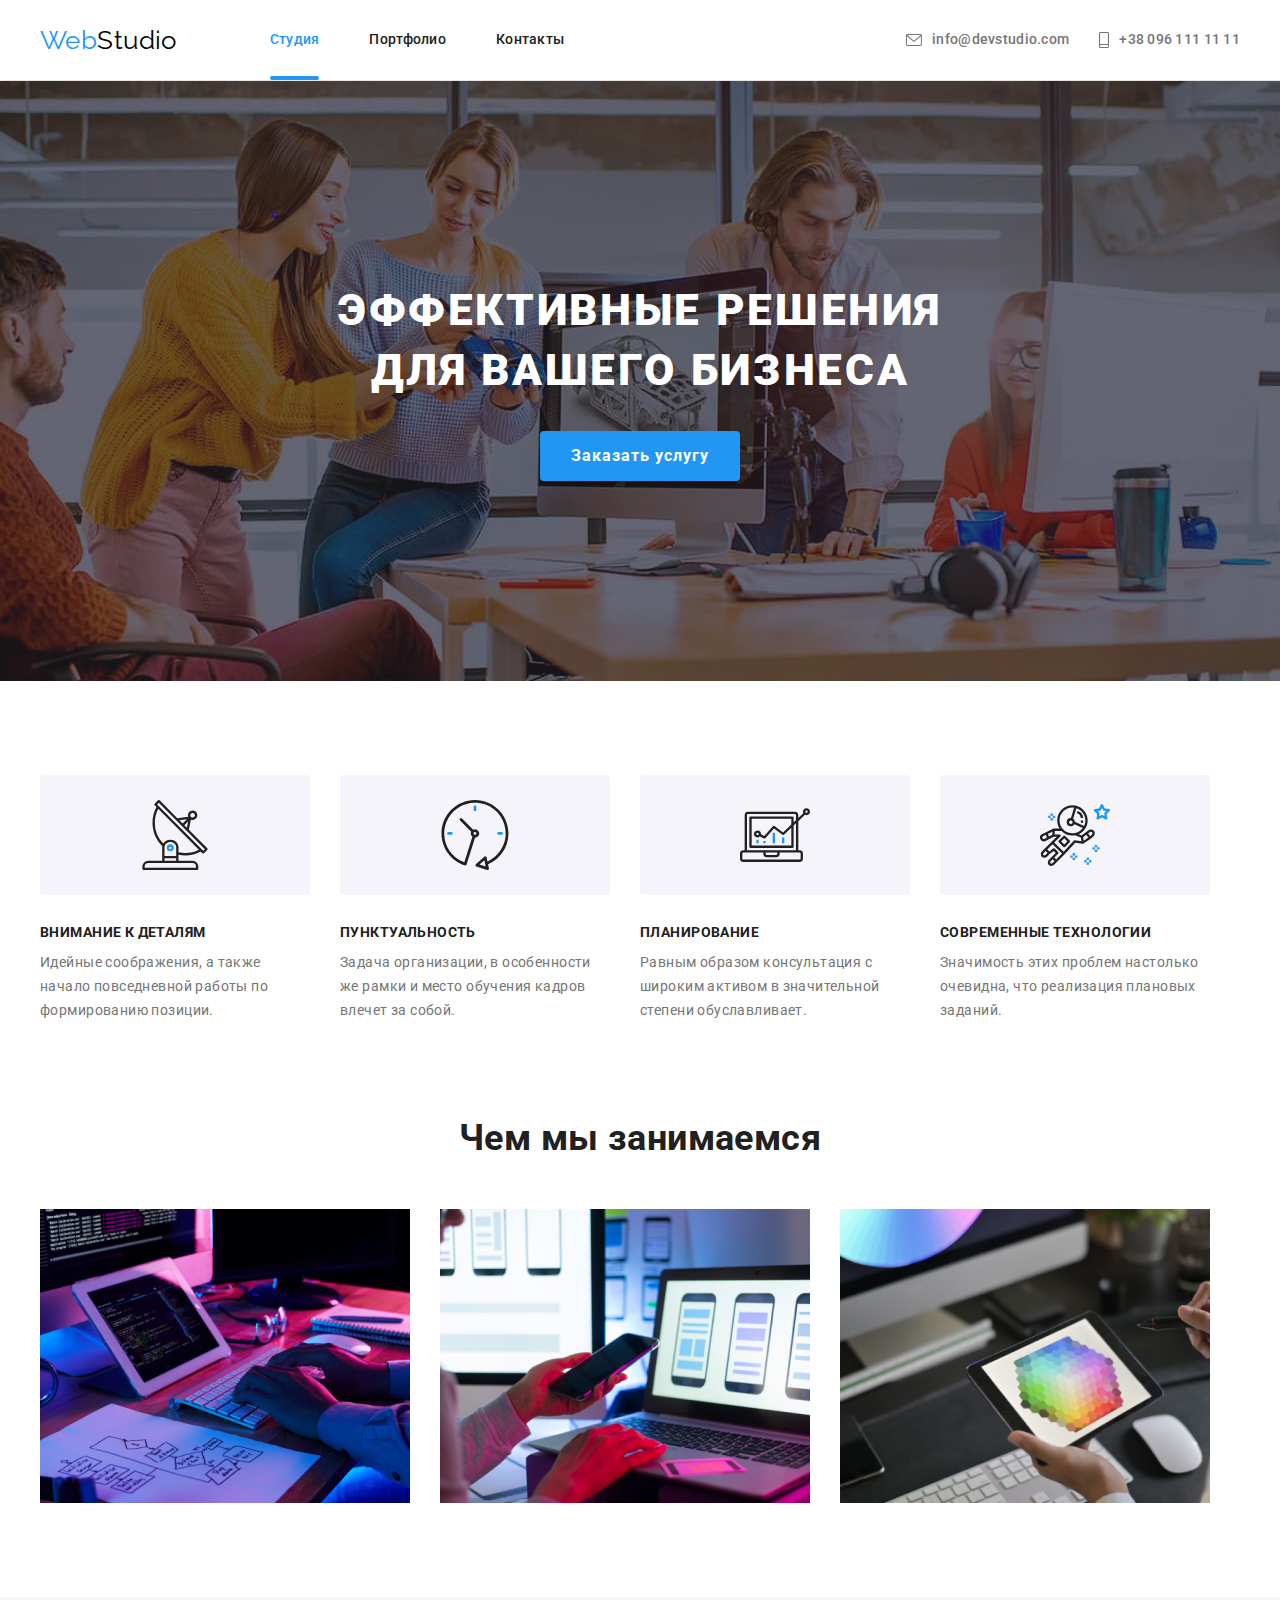
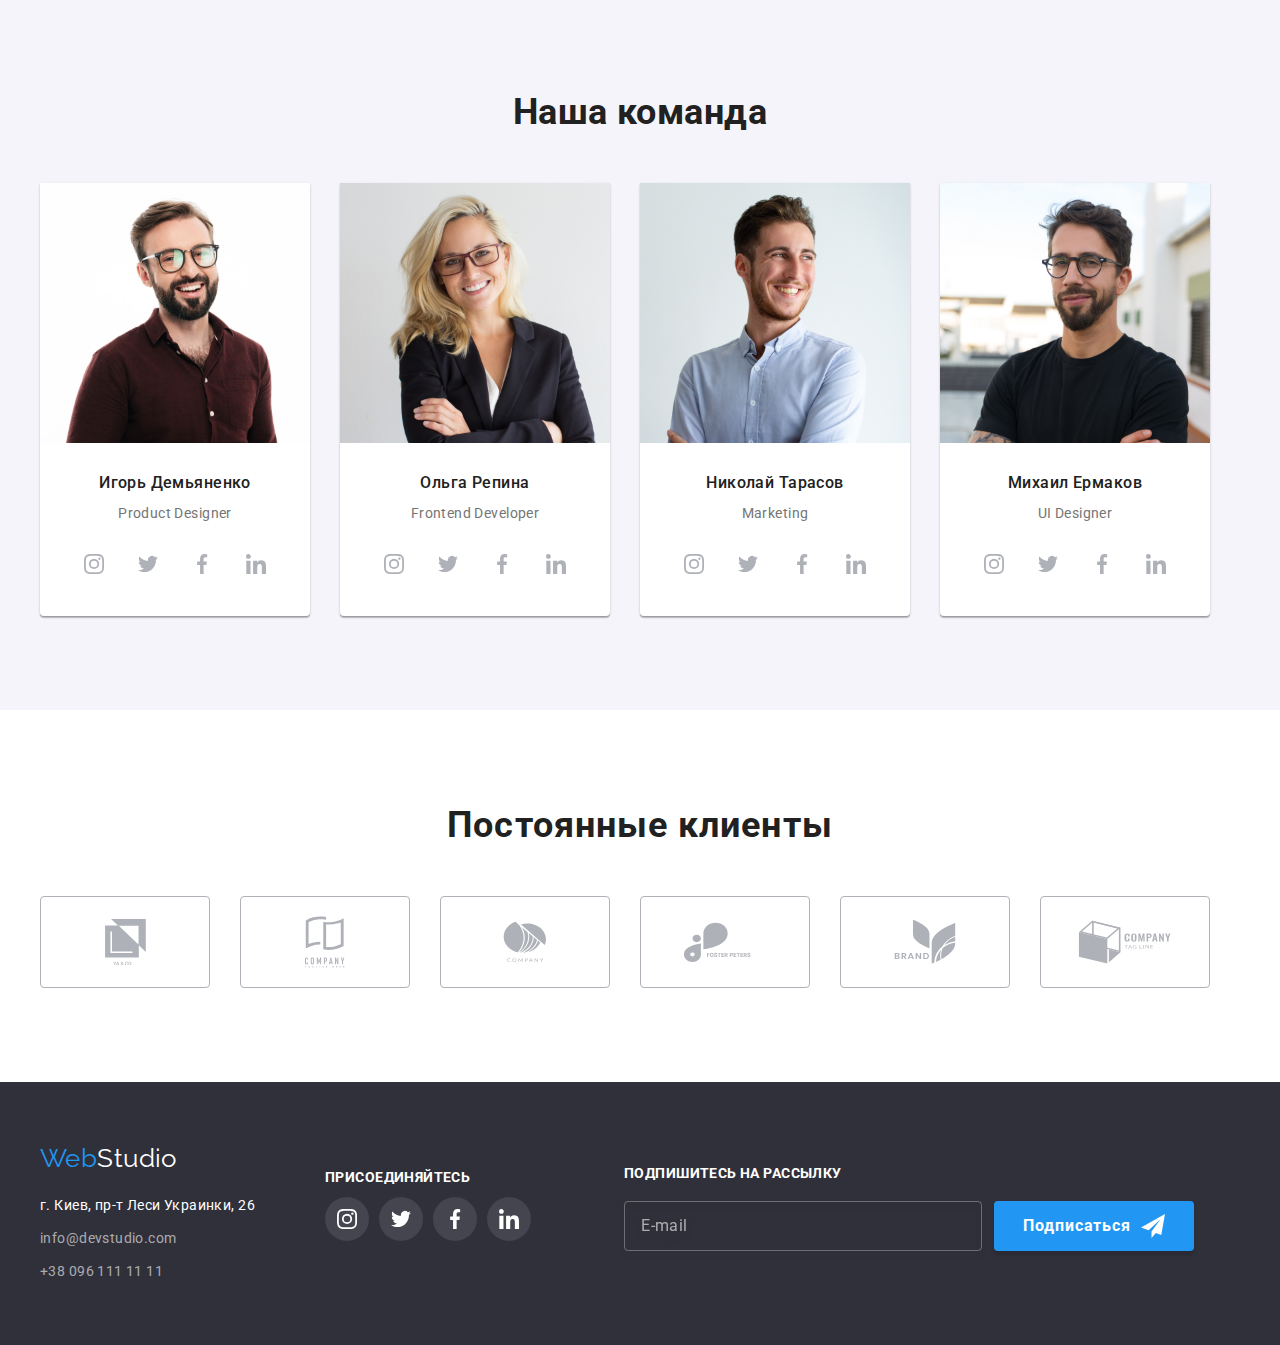
<file: index.html>
<!DOCTYPE html>
<html lang="ru">
<head>
    <meta charset="UTF-8">
    <meta http-equiv="X-UA-Compatible" content="IE=edge">
    <meta name="viewport" content="width=device-width, initial-scale=1.0">
    <title>Document</title>
    <link href="https://fonts.googleapis.com/css2?family=Raleway:wght@700&family=Roboto:wght@400;500;700;900&display=swap" rel="stylesheet">
    <link rel="stylesheet" href="https://cdnjs.cloudflare.com/ajax/libs/modern-normalize/1.1.0/modern-normalize.min.css">
    <link rel="stylesheet" href="./css/styles.css">
</head>
<body>
    <header class="header">
        <div class="mail-nav"> 
            <nav class="conteiner-nav">
                <a href="" class="logo-header">Web<span class="logo-studio">Studio</span></a>
                <ul class="site-nav list">
                    <li class="item">
                        <a href="" class="link current">Студия</a>
                    </li>
                    <li class="item">
                        <a href="./portfolio.html" class="link">Портфолио</a>
                    </li>
                    <li class="item">
                        <a href="" class="link">Контакты</a>
                    </li>
                </ul>
            </nav>
            <div class="contriner-auth">
                <ul class="auth-nav list">
                    <li class="item icon-envelope">
                        <a href="mailto:info@devstudio.com" class="socials">info@devstudio.com
                            <svg class="item-svg" width="16px" heught="12px">
                                <use href="./images/symbol-defs.svg#envelope"></use>
                            </svg>
                        </a>
                    </li>
                    <li class="item icon-vector">
                        <a href="tel:+380961111111" class="socials">+38 096 111 11 11
                            <svg class="item-svg" width="10px" heught="16px">
                                <use href="./images/symbol-defs.svg#vector"></use>
                            </svg>
                        </a>
                    </li>
                </ul>
            </div>
        </div>
    </header>
    <main>
        <!--Шапка-->
        <div class="overlay">
            <div class="hero">
                <h1 class="hero-title">Эффективные решения для вашего бизнеса</h1>
                <button class="button" data-modal-open>Заказать услугу</button>
                <div class="backdrop is-hidden" data-modal>
                    <div class="modal">
                        <form class="form-modal">
                            <h2 class="title-modal">Оставьте свои данные, мы вам перезвоним</h2>
                            <div class="form-groop">
                                <label for="name">Имя</label>
                                <input type="name" name="name" id="name">
                                <svg class="person-svg">
                                    <use href="./images/icons.svg#person"></use>
                                </svg>
                            </div>
                            <div class="form-groop">
                                <label for="phone">Телефон</label>
                                <input type="text" name="phone" id="phone">
                                <svg class="person-svg">
                                    <use href="./images/icons.svg#phone"></use>
                                </svg>
                            </div>
                            <div class="form-groop">
                                <label for="mail">Почта</label>
                                <input type="text" name="mail" id="mail">
                                <svg class="person-svg">
                                    <use href="./images/icons.svg#email"></use>
                                </svg>
                            </div>
                            <div class="form-groop">
                                <label for="comment">Комментарий</label>
                                <textarea name="comment" id="comment" placeholder="Введите текст"></textarea>
                            </div>
                            <label class="agree">
                                <input class="agree-input" type="checkbox" name="policy">
                                <span class="agree-lable">
                                    Соглашаюсь с рассылкой и принимаю <a href="" class="agree-link">Условия договора</a> 
                                </span>
                                <svg class="icon-check-svg">
                                    <use href="./images/icons.svg#icon-check"></use>
                                </svg>
                            </label>    
                            <button type="submit" class="button">Отправить</button>
                        </form>
                        <button class="button-close" data-modal-close>
                            <svg class="button-span">
                                <use href="./images/icons.svg#close"></use>
                            </svg>
                        </button>
                    </div>
                </div> 
            </div>
        </div>
        <!--Особенности-->
        <section class="section">
            <div class="conteiner">
               <!--<h2 class="section-title">Особенности</h2>--> 
                <ul class="features list">
                    <li class="list icon-antenna">
                        <div class="rectangle">
                            <svg class="rectangle-svg">
                                <use href="./images/symbol-defs.svg#antenna"></use>
                            </svg>
                        </div>
                        <h3 class="title-features">ВНИМАНИЕ К ДЕТАЛЯМ</h3>
                        <p class="paragraf">Идейные соображения, а также начало повседневной работы по формированию позиции.</p>
                    </li>
                    <li class="list icon-clock">
                        <div class="rectangle">
                            <svg class="rectangle-svg">
                                <use href="./images/symbol-defs.svg#clock"></use>
                            </svg>
                        </div>
                        <h3 class="title-features">ПУНКТУАЛЬНОСТЬ</h3>
                        <p class="paragraf">Задача организации, в особенности же рамки и место обучения кадров влечет за собой.</p>
                    </li>
                    <li class="list icon-diagram">
                        <div class="rectangle">
                            <svg class="rectangle-svg">
                                <use href="./images/symbol-defs.svg#diagram"></use>
                            </svg>
                        </div>
                        <h3 class="title-features">ПЛАНИРОВАНИЕ</h3>
                        <p class="paragraf">Равным образом консультация с широким активом в значительной степени обуславливает.</p>
                    </li>
                    <li class="list icon-astronaut">
                        <div class="rectangle">
                            <svg class="rectangle-svg">
                                <use href="./images/symbol-defs.svg#astronaut"></use>
                            </svg>
                        </div>
                        <h3 class="title-features">СОВРЕМЕННЫЕ ТЕХНОЛОГИИ</h3>
                        <p class="paragraf">Значимость этих проблем настолько очевидна, что реализация плановых заданий.</p>
                    </li>
                </ul>
            </div>
        </section>
        <!--Чем мы занимаемся-->
        <section class="section-study">
            <div class="conteiner">
                <h2 class="section-title">Чем мы занимаемся</h2>
                <ul class="section-list list">
                    <li class="list">
                        <a href=""><img class="picture" src="./images/box-1.jpg" alt="работа на компьютере" width="370" height="294"></a>
                        <div class="product">
                            <p class="product-text">ДЕСКТОПНЫЕ ПРИЛОЖЕНИЯ</p>
                        </div>
                    </li>
                    <li class="list">
                        <a href=""><img class="picture" src="./images/box-2.jpg" alt="работа на телефоне" width="370" height="294"></a>
                        <div class="product">
                            <p class="product-text">МОБИЛЬНЫЕ ПРИЛОЖЕНИЯ</p>
                        </div>
                    </li>
                    <li class="list">
                        <a href=""><img class="picture" src="./images/box-3.jpg" alt="работа на планшете" width="370" height="294"></a>
                        <div class="product">
                            <p class="product-text">ДИЗАЙНЕРСКИЕ РЕШЕНИЯ</p>
                        </div>
                    </li>
                </ul>
            </div>
        </section>
        <!--Наша команда-->
        <section class="team">
            <div class="conteiner">
                <h2 class="team-title">Наша команда</h2>
            <ul class="team-list list">
                <li class="list">
                    <img class="picture" src="./images/team-card-1.jpg" alt="Игорь Демьяненко" width="270" height="260">
                    <div class="info">
                        <h3 class="subtitle">Игорь Демьяненко</h3>
                        <p class="job" lang="en">Product Designer</p>
                        <ul class="network list">
                            <li class="network-item">
                                <a href="" class="network-link" aria-label="instagram">
                                    <svg class="network-icon">
                                        <use href="./images/symbol-defs.svg#instagram"></use>
                                    </svg>
                                </a>
                            </li>
                            <li class="network-item">
                                <a href="" class="network-link" aria-label="twitter">
                                    <svg class="network-icon">
                                        <use href="./images/symbol-defs.svg#twitter"></use>
                                    </svg>
                                </a>
                            </li>
                            <li class="network-item">
                                <a href="" class="network-link" aria-label="facebook">
                                    <svg class="network-icon">
                                        <use href="./images/symbol-defs.svg#facebook"></use>
                                    </svg>
                                </a>
                            </li>
                            <li class="network-item">
                                <a href="" class="network-link" aria-label="linkedin">
                                    <svg class="network-icon">
                                        <use href="./images/symbol-defs.svg#linkedin"></use>
                                    </svg>
                                </a>
                            </li>
                        </ul> 
                    </div>
                </li>
                <li class="list">
                    <img class="picture" src="./images/team-card-2.jpg" alt="Ольга Репина" width="270" height="260">
                    <div class="info">
                        <h3 class="subtitle">Ольга Репина</h3>
                        <p class="job" lang="en">Frontend Developer</p>
                        <ul class="network list">
                            <li class="network-item">
                                <a href="" class="network-link" aria-label="instagram">
                                    <svg class="network-icon">
                                        <use href="./images/symbol-defs.svg#instagram"></use>
                                    </svg>
                                </a>
                            </li>
                            <li class="network-item">
                                <a href="" class="network-link" aria-label="twitter">
                                    <svg class="network-icon">
                                        <use href="./images/symbol-defs.svg#twitter"></use>
                                    </svg>
                                </a>
                            </li>
                            <li class="network-item">
                                <a href="" class="network-link" aria-label="facebook">
                                    <svg class="network-icon">
                                        <use href="./images/symbol-defs.svg#facebook"></use>
                                    </svg>
                                </a>
                            </li>
                            <li class="network-item">
                                <a href="" class="network-link" aria-label="linkedin">
                                    <svg class="network-icon">
                                        <use href="./images/symbol-defs.svg#linkedin"></use>
                                    </svg>
                                </a>
                            </li>
                        </ul> 
                    </div>
                </li>
                <li class="list">
                    <img class="picture" src="./images/team-card-3.jpg" alt="Николай Тарасов" width="270" height="260">
                    <div class="info">
                        <h3 class="subtitle">Николай Тарасов</h3>
                        <p class="job" lang="en">Marketing</p>
                        <ul class="network list">
                            <li class="network-item">
                                <a href="" class="network-link" aria-label="instagram">
                                    <svg class="network-icon">
                                        <use href="./images/symbol-defs.svg#instagram"></use>
                                    </svg>
                                </a>
                            </li>
                            <li class="network-item">
                                <a href="" class="network-link" aria-label="twitter">
                                    <svg class="network-icon">
                                        <use href="./images/symbol-defs.svg#twitter"></use>
                                    </svg>
                                </a>
                            </li>
                            <li class="network-item">
                                <a href="" class="network-link" aria-label="facebook">
                                    <svg class="network-icon">
                                        <use href="./images/symbol-defs.svg#facebook"></use>
                                    </svg>
                                </a>
                            </li>
                            <li class="network-item">
                                <a href="" class="network-link" aria-label="linkedin">
                                    <svg class="network-icon">
                                        <use href="./images/symbol-defs.svg#linkedin"></use>
                                    </svg>
                                </a>
                            </li>
                        </ul>  
                    </div>
                </li>
                <li class="list">
                    <img class="picture" src="./images/team-card-4.jpg" alt="Михаил Ермаков" width="270" height="260">
                    <div class="info">
                        <h3 class="subtitle">Михаил Ермаков</h3>
                        <p class="job" lang="en">UI Designer</p>
                        <ul class="network list">
                            <li class="network-item">
                                <a href="" class="network-link" aria-label="instagram">
                                    <svg class="network-icon">
                                        <use href="./images/symbol-defs.svg#instagram"></use>
                                    </svg>
                                </a>
                            </li>
                            <li class="network-item">
                                <a href="" class="network-link" aria-label="twitter">
                                    <svg class="network-icon">
                                        <use href="./images/symbol-defs.svg#twitter"></use>
                                    </svg>
                                </a>
                            </li>
                            <li class="network-item">
                                <a href="" class="network-link" aria-label="facebook">
                                    <svg class="network-icon">
                                        <use href="./images/symbol-defs.svg#facebook"></use>
                                    </svg>
                                </a>
                            </li>
                            <li class="network-item">
                                <a href="" class="network-link" aria-label="linkedin">
                                    <svg class="network-icon">
                                        <use href="./images/symbol-defs.svg#linkedin"></use>
                                    </svg>
                                </a>
                            </li>
                        </ul> 
                    </div>
                </li>
            </ul>
            </div>
        </section>
        <!--Постоянные клиенты-->
        <section class="client">
            <div class="conteiner">
                <h2 class="client-title">Постоянные клиенты</h2>
            <ul class="client-list list">
                <li class="client-item">
                    <a href="" class="client-link" aria-label="group-1">
                        <svg class="client-icon group-1">
                            <use href="./images/symbol-defs.svg#group-1"></use>
                        </svg>
                    </a>
                </li>
                <li class="client-item">
                    <a href="" class="client-link" aria-label="group-2">
                        <svg class="client-icon group-2">
                            <use href="./images/symbol-defs.svg#group-2"></use>
                        </svg>
                    </a>
                </li>
                <li class="client-item">
                    <a href="" class="client-link" aria-label="group-3">
                        <svg class="client-icon group-3">
                            <use href="./images/symbol-defs.svg#group-3"></use>
                        </svg>
                    </a>
                </li>
                <li class="client-item">
                    <a href="" class="client-link" aria-label="group-4">
                        <svg class="client-icon group-4">
                            <use href="./images/symbol-defs.svg#group-4"></use>
                        </svg>
                    </a>
                </li>
                <li class="client-item">
                    <a href="" class="client-link" aria-label="group-5">
                        <svg class="client-icon group-5">
                            <use href="./images/symbol-defs.svg#group-5"></use>
                        </svg>
                    </a>
                </li>
                <li class="client-item">
                    <a href="" class="client-link" aria-label="group-6">
                        <svg class="client-icon group-6">
                            <use href="./images/symbol-defs.svg#group-6"></use>
                        </svg>
                    </a>
                </li>
            </ul>
            </div>
        </section>
    </main>
    <footer class="footer">
        <div class="basement">
            <div class="basement-conteiner">
                <a href="" class="logo-footer">Web<span class="logo-studio">Studio</span></a>
            <address class="address">
                <p class="footer-address">г. Киев, пр-т Леси Украинки, 26</p> <br/>
                <ul class="mobile list">
                    <li class="mobile-list">
                        <a href="mailto:info@devstudio.com" class="footer-socials">info@devstudio.com</a> <br/>
                    </li>
                    <li class="mobile-list">
                        <a href="tel:+380961111111" class="footer-socials">+38 096 111 11 11</a>
                    </li>
                </ul>
            </address>
            </div>
            <div class="basement-social">
                <h2 class="social-title">ПРИСОЕДИНЯЙТЕСЬ</h2>
                <ul class="social-list list">
                    <li class="social-item">
                        <a href="" class="social-link" aria-label="instagram">
                            <svg class="social-icon">
                                <use href="./images/symbol-defs.svg#instagram"></use>
                            </svg>
                        </a>
                    </li>
                    <li class="social-item">
                        <a href="" class="social-link" aria-label="twitter">
                            <svg class="social-icon">
                                <use href="./images/symbol-defs.svg#twitter"></use>
                            </svg>
                        </a>
                    </li>
                    <li class="social-item">
                        <a href="" class="social-link" aria-label="facebook">
                            <svg class="social-icon">
                                <use href="./images/symbol-defs.svg#facebook"></use>
                            </svg>
                        </a>
                    </li>
                    <li class="social-item">
                        <a href="" class="social-link" aria-label="linkedin">
                            <svg class="social-icon">
                                <use href="./images/symbol-defs.svg#linkedin"></use>
                            </svg>
                        </a>
                    </li>
                </ul>
            </div>
            <form class="form">
                <h2 class="form-title">ПОДПИШИТЕСЬ НА РАССЫЛКУ</h2>
                <div class="form-flex">
                    <label for="mail" class="form-field">
                        <input type="mail" name="mail" placeholder="E-mail">
                    </label>
                    <button type="submit" class="form-button"><span class="form-span">Подписаться</span>
                        <svg class="form-icon">
                            <use href="./images/icons.svg#icon-send"></use>
                        </svg>
                    </button>
                </div>
            </form>
        </div>
    </footer> 
    <script src="./js/modal.js"></script> 
</body>
</html>
</file>
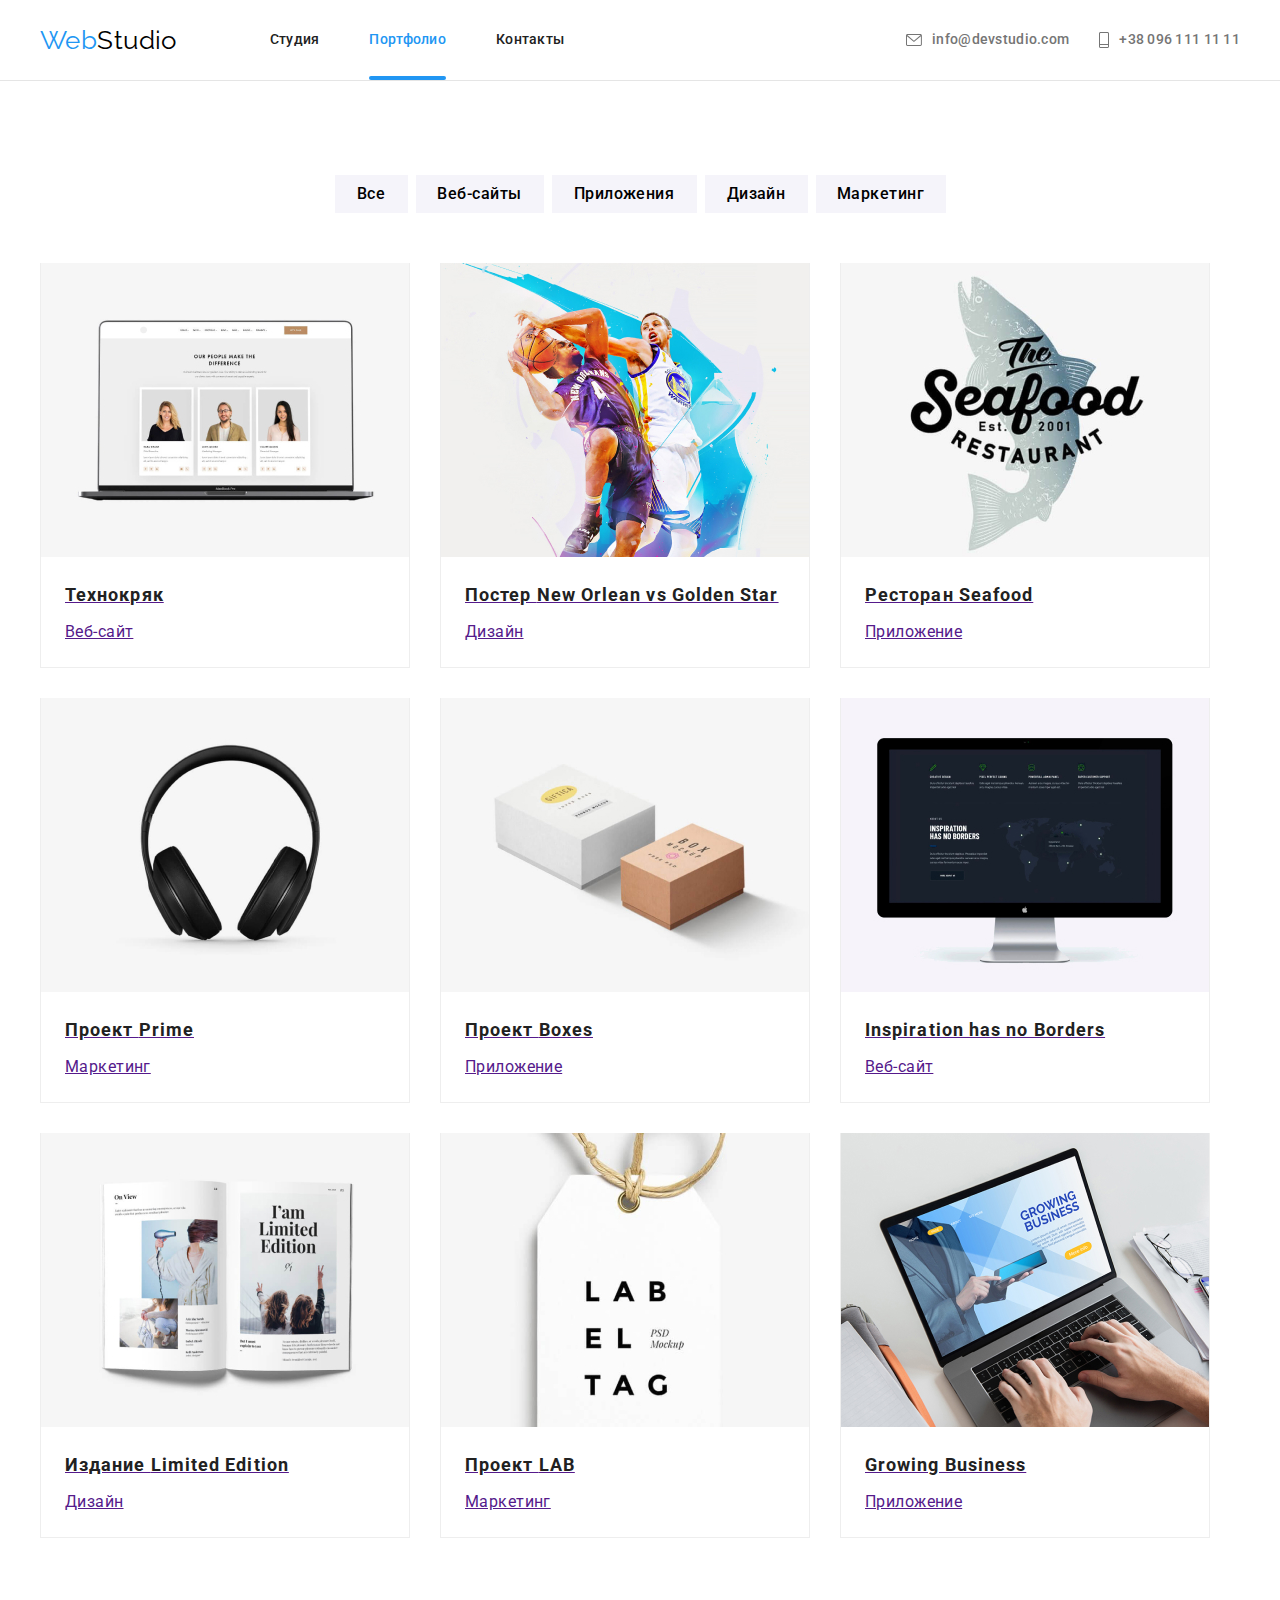
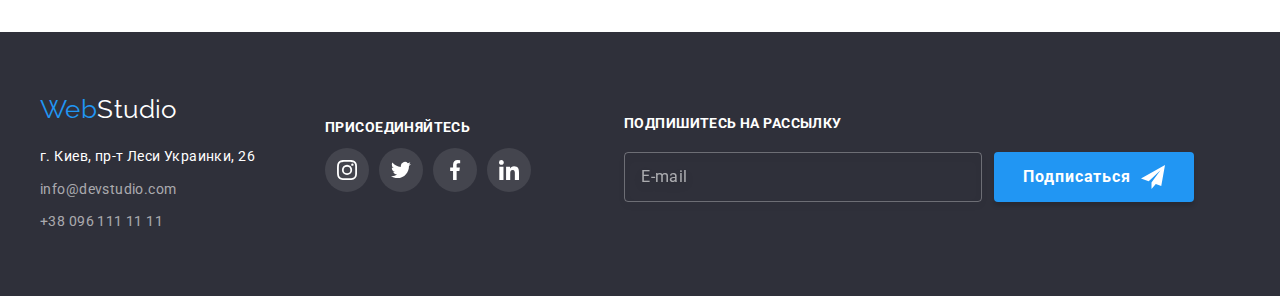
<file: portfolio.html>
<!DOCTYPE html>
<html lang="ru">
<head>
    <meta charset="UTF-8">
    <meta http-equiv="X-UA-Compatible" content="IE=edge">
    <meta name="viewport" content="width=device-width, initial-scale=1.0">
    <title>Document</title>
    <link href="https://fonts.googleapis.com/css2?family=Raleway:wght@700&family=Roboto:wght@400;500;700;900&display=swap" rel="stylesheet">
    <link rel="stylesheet" href="https://cdnjs.cloudflare.com/ajax/libs/modern-normalize/1.1.0/modern-normalize.min.css">
    <link rel="stylesheet" href="./css/styles.css">
</head>
<body>
    <header class="header">
        <div class="mail-nav"> 
            <nav class="conteiner-nav">
                <a href="" class="logo-header">Web<span class="logo-studio">Studio</span></a>
                <ul class="site-nav list">
                    <li class="item"><a href="./index.html" class="link">Студия</a></li>
                    <li class="item"><a href="" class="link current">Портфолио</a></li>
                    <li class="item"><a href="./index.html" class="link">Контакты</a></li>
                </ul>
            </nav>
            <div class="contriner-auth">
                <ul class="auth-nav list">
                    <li class="item icon-envelope">
                        <a href="mailto:info@devstudio.com" class="socials">info@devstudio.com
                            <svg class="item-svg" width="16px" heught="12px">
                                <use href="./images/symbol-defs.svg#envelope"></use>
                            </svg>
                        </a>
                    </li>
                    <li class="item icon-vector">
                        <a href="tel:+380961111111" class="socials">+38 096 111 11 11
                            <svg class="item-svg" width="10px" heught="16px">
                                <use href="./images/symbol-defs.svg#vector"></use>
                            </svg>
                        </a>
                    </li>
                </ul>
            </div>
        </div>
    </header>
    <main>
     <section class="conteiner-section">
            <div class="conteiner-portfolio">
                <!--<h1>Портфолио</h1>--!>
                <!--Навигация-->
                <ul class="btn list">
                    <li class="list"><button type="button" class="btn-list oll">Все</button></li>
                    <li class="list"><button type="button" class="btn-list veb">Веб-сайты</button></li>
                    <li class="list"><button type="button" class="btn-list appendix">Приложения</button></li>
                    <li class="list"><button type="button" class="btn-list design">Дизайн</button></li>
                    <li class="list"><button type="button" class="btn-list marketing">Маркетинг</button></li>
                </ul>
                <!--Услуги-->
                <ul class="services list">
                    <li class="sirvices-list">
                        <a href="" class="thumb">
                            <div class="product-overlay">
                                <img class="picture" src="./images/project-1.jpg" alt="вебсайт на ноутбуке" width="370" height="294">
                                <div class="hover-overlay">
                                    <p class="hover-text">Ресурс предлагает комплексные предложения с разным уровнем функционала и сервисов. Все это позволит посетителю получить исчерпывающие сведения о компании или частном лице.
                                    </p>
                                </div>
                            </div>
                            <div class="caption">
                                <h2 class="heading">Технокряк</h2>
                                <p class="vacancy">Веб-сайт</p>
                            </div>
                        </a>
                    </li>
                    <li class="sirvices-list">
                        <a href="" class="thumb">
                            <div class="product-overlay">
                                <img class="picture" src="./images/project-2.jpg" alt="два баскетболиста" width="370" height="294">
                                <div class="hover-overlay">
                                    <p class="hover-text">Ресурс предлагает комплексные предложения с разным уровнем функционала и сервисов. Все это позволит посетителю получить исчерпывающие сведения о компании или частном лице.
                                    </p>
                                </div>
                            </div>
                            <div class="caption">
                                <h2 class="heading">Постер <span lang="en">New Orlean vs Golden Star</span></h2>
                                <p class="vacancy">Дизайн</p>
                            </div>
                        </a>
                    </li>
                    <li class="sirvices-list">
                        <a href="" class="thumb">
                            <div class="product-overlay">
                                <img class="picture" src="./images/project-3.jpg" alt="ресторан морской еды" width="370" height="294">
                                <div class="hover-overlay">
                                    <p class="hover-text">Ресурс предлагает комплексные предложения с разным уровнем функционала и сервисов. Все это позволит посетителю получить исчерпывающие сведения о компании или частном лице.
                                    </p>
                                </div>
                            </div>
                            <div class="caption">
                                <h2 class="heading">Ресторан Seafood</h2>
                                <p class="vacancy">Приложение</p>
                            </div>
                        </a>
                    </li>
                    <li class="sirvices-list">
                        <a href="" class="thumb">
                            <div class="product-overlay">
                                <img class="picture" src="./images/project-4.jpg" alt="наушники" width="370" height="294">
                                <div class="hover-overlay">
                                    <p class="hover-text">Ресурс предлагает комплексные предложения с разным уровнем функционала и сервисов. Все это позволит посетителю получить исчерпывающие сведения о компании или частном лице.
                                    </p>
                                </div>
                            </div>
                            <div class="caption">
                                <h2 class="heading">Проект <span lang="en">Prime</span></h2>
                                <p class="vacancy">Маркетинг</p>
                            </div>
                        </a>
                    </li>
                    <li class="sirvices-list">
                        <a href="" class="thumb">
                            <div class="product-overlay">
                                <img class="picture" src="./images/project-5.jpg" alt="две коробки" width="370" height="294">
                                <div class="hover-overlay">
                                    <p class="hover-text">Ресурс предлагает комплексные предложения с разным уровнем функционала и сервисов. Все это позволит посетителю получить исчерпывающие сведения о компании или частном лице.
                                    </p>
                                </div>
                            </div>
                            <div class="caption">
                                <h2 class="heading">Проект <span lang="en">Boxes</span></h2>
                                <p class="vacancy">Приложение</p>
                            </div>
                        </a>
                    </li>
                    <li class="sirvices-list">
                        <a href="" class="thumb">
                            <div class="product-overlay">
                                <img class="picture" src="./images/project-6.jpg" alt="вебсайт на моноблоке" width="370" height="294">
                                <div class="hover-overlay">
                                    <p class="hover-text">Ресурс предлагает комплексные предложения с разным уровнем функционала и сервисов. Все это позволит посетителю получить исчерпывающие сведения о компании или частном лице.
                                    </p>
                                </div>
                            </div>
                            <div class="caption">
                                <h2 lang="en" class="heading">Inspiration has no Borders</h2>
                                <p class="vacancy">Веб-сайт</p>
                            </div>
                        </a>
                    </li>
                    <li class="sirvices-list">
                        <a href="" class="thumb">
                            <div class="product-overlay">
                                <img class="picture" src="./images/project-7.jpg" alt="журнал" width="370" height="294">
                                <div class="hover-overlay">
                                    <p class="hover-text">Ресурс предлагает комплексные предложения с разным уровнем функционала и сервисов. Все это позволит посетителю получить исчерпывающие сведения о компании или частном лице.
                                    </p>
                                </div>
                            </div>
                            <div class="caption">
                                <h2 class="heading">Издание <span lang="en">Limited Edition</span></h2>
                                <p class="vacancy">Дизайн</p>
                            </div>
                        </a>
                    </li>
                    <li class="sirvices-list">
                        <a href="" class="thumb">
                            <div class="product-overlay">
                                <img class="picture" src="./images/project-8.jpg" alt="этикетка" width="370" height="294">
                                <div class="hover-overlay">
                                    <p class="hover-text">Ресурс предлагает комплексные предложения с разным уровнем функционала и сервисов. Все это позволит посетителю получить исчерпывающие сведения о компании или частном лице.
                                    </p>
                                </div>
                            </div>
                            <div class="caption">
                                <h2 class="heading">Проект <span lang="en">LAB</span></h2>
                                <p class="vacancy">Маркетинг</p>
                            </div>
                        </a>
                    </li>
                    <li class="sirvices-list">
                        <a href="" class="thumb">
                            <div class="product-overlay">
                                <img class="picture" src="./images/project-9.jpg" alt="приложение на ноутбуке" width="370" height="294">
                                <div class="hover-overlay">
                                    <p class="hover-text">Ресурс предлагает комплексные предложения с разным уровнем функционала и сервисов. Все это позволит посетителю получить исчерпывающие сведения о компании или частном лице.
                                    </p>
                                </div>
                            </div>
                            <div class="caption">
                                <h2 lang="en" class="heading">Growing Business</h2>
                                <p class="vacancy">Приложение</p>
                            </div>
                        </a>
                    </li>
                </ul>
            </div>
       </section>
    </main>
    <footer class="footer">
        <div class="basement">
            <div class="basement-conteiner">
                <a href="" class="logo-footer">Web<span class="logo-studio">Studio</span></a>
            <address class="address">
                <p class="footer-address">г. Киев, пр-т Леси Украинки, 26</p> <br/>
                <ul class="mobile list">
                    <li class="mobile-list">
                        <a href="mailto:info@devstudio.com" class="footer-socials">info@devstudio.com</a> <br/>
                    </li>
                    <li class="mobile-list">
                        <a href="tel:+380961111111" class="footer-socials">+38 096 111 11 11</a>
                    </li>
                </ul>
            </address>
            </div>
            <div class="basement-social">
                <h2 class="social-title">ПРИСОЕДИНЯЙТЕСЬ</h2>
                <ul class="social-list list">
                    <li class="social-item">
                        <a href="" class="social-link" aria-label="instagram">
                            <svg class="social-icon">
                                <use href="./images/symbol-defs.svg#instagram"></use>
                            </svg>
                        </a>
                    </li>
                    <li class="social-item">
                        <a href="" class="social-link" aria-label="twitter">
                            <svg class="social-icon">
                                <use href="./images/symbol-defs.svg#twitter"></use>
                            </svg>
                        </a>
                    </li>
                    <li class="social-item">
                        <a href="" class="social-link" aria-label="facebook">
                            <svg class="social-icon">
                                <use href="./images/symbol-defs.svg#facebook"></use>
                            </svg>
                        </a>
                    </li>
                    <li class="social-item">
                        <a href="" class="social-link" aria-label="linkedin">
                            <svg class="social-icon">
                                <use href="./images/symbol-defs.svg#linkedin"></use>
                            </svg>
                        </a>
                    </li>
                </ul>
            </div>
            <form class="form">
                <h2 class="form-title">ПОДПИШИТЕСЬ НА РАССЫЛКУ</h2>
                <div class="form-flex">
                    <label for="mail" class="form-field">
                        <input type="mail" name="mail" placeholder="E-mail">
                    </label>
                    <button type="submit" class="form-button"><span class="form-span">Подписаться</span>
                        <svg class="form-icon">
                            <use href="./images/icons.svg#icon-send"></use>
                        </svg>
                    </button>
                </div>
            </form>
        </div>
    </footer>    
</body>
</html>
</file>
<file: css/styles.css>
/* цвет текста
#212121 - заголовки
#757575 - основной текст
#2196F3 - синий
#FFFFFF - белый
rgba(255, 255, 255, 0.6) адресс в подвале*/

/* цвет фона
#E5E5E5 - основной
#F5F4FA - вторичный
#FFFFFF - голова
#2F303A - подвал*/

html {
    box-sizing: border-box;
}

*, 
*::before, 
*::after {
    box-sizing: inherit;
}

:root {
    --primery-text-color: #757575;
    --title-text-color: #212121;
    --accent-color: #2196F3;
    --primery-bgr-color: #E5E5E5;
    --title-white-color: #FFFFFF;
    --accent-bgr-color: #F5F4FA;
    --timing-function: cubic-bezier(0.4, 0, 0.2, 1);
}

body {
    color: var(--primery-text-color);
    background-color: var(--title-white-color);
    font-family: Roboto, sans-serif;
    letter-spacing: 0.03em;
    font-size: 14px;
    cursor: pointer;
}

.list {
    padding: 0;
    margin: 0;
    list-style: none;
}

/* Header */
.header {
    background-color: var(--title-white-color);
    border-bottom-width: 1px;
    border-bottom-style: solid;
    border-bottom-color: var(--primery-bgr-color);
}

.mail-nav {
    display: flex;
    align-items: center;
    padding-left: 15px;
    padding-right: 15px;
    margin-left: auto;
    margin-right: auto;
    max-width: 1230px;
    height: 80px;
}

.conteiner-nav {
    display: flex;
    align-items: center;
}

.contriner-auth {
    display: flex;
    margin-left: auto;
    align-items: center;
}

/* Logo */
.logo-header {
    color: var(--accent-color);
    font-family: Raleway, cursive;
    font-size: 26px;
    line-height: 1.19;
    text-decoration: none;
}

.logo-header > .logo-studio {
    color: #000000;
}

/* Site-nav */
.site-nav {
    display: flex;
    margin-left: 93px;
}

.site-nav .item:not(:last-child) {
    margin-right: 50px;
}

.site-nav > .item {
    position: relative;
}

.site-nav .link {
    display: block;
    padding-top: 32px;
    padding-bottom: 32px;

    color: var(--title-text-color);
    font-weight: 500;
    font-size: 14px;
    line-height: 1.14;
    letter-spacing: 0.02em;
    text-decoration: none;

    transition: color 250ms var(--timing-function);
}

.site-nav .link:hover, 
.site-nav .link:focus {
    color: var(--accent-color);
}

.site-nav .link.current{
    color: var(--accent-color);
}

.site-nav .link.current::after {
    position: absolute;
    content: "";
    bottom: 0;
    left: 0;
    width: 100%;
    min-height: 4px;

    background: var(--accent-color);
    border-radius: 2px;
}

.auth-nav {
    display: flex;
    align-items: center;
}

.auth-nav .item:not(:last-child) {
    margin-right: 30px;
}

.auth-nav .socials {
    display: flex;
    justify-content: center;
    align-items: center;
    flex-direction: row-reverse;
    margin: 0;
    padding-top: 32px;
    padding-bottom: 32px;
    max-height: 80px;

    color: var(--primery-text-color);
    font-weight: 500;
    font-size: 14px;
    line-height: 1.14;
    letter-spacing: 0.02em;
    text-decoration: none;
    fill: var(--primery-text-color);

    transition: color 250ms var(--timing-function), 
                fill 250ms var(--timing-function);
}

.auth-nav .socials:hover,
.auth-nav .socials:focus {
    color: var(--accent-color);
    fill: var(--accent-color);
}

.auth-nav .item {
    display: block;
    align-items: center;
}

.item-svg {
    display: flex;
    justify-content: center;
    align-items: center;
    padding: 0;
    border: 0;
    margin-right: 10px;
    height: 80px;
    fill: inherit;
}

/* ::before */
/*
.auth-nav .item::before {
    content: '';
    display: flex;
    margin-right: 10px;
    height: 12px;
    width: 16px;
    background-size: contain;
    background-repeat: no-repeat;
    background-position: center;
}

.auth-nav .item.icon-envelope::before {
    background-image: url(../images/envelope.svg);
}

.auth-nav .item.icon-vector::before {
    background-image: url(../images/Vector.svg);
}
*/
/* Шапка */
.overlay {
    min-height: 600px;
    max-width: 1600px;
    margin-left: auto;
    margin-right: auto;
    background-image: linear-gradient(
        to right,
        rgba(47, 48, 58, 0.4),
        rgba(47, 48, 58, 0.4)
    ),
    url(../images/overlay.jpg);
    background-size: cover;
    background-repeat: no-repeat;
    background-position: center;
    background-color: var(--title-text-color);
}

.hero {
    padding-top: 200px;
    padding-bottom: 200px;
    text-align: center;
}

.hero-title {
    margin-top: 0;
    margin-bottom: 30px;
    margin-left: auto;
    margin-right: auto;
    width: 696px;
    color: var(--title-white-color);
    font-weight: 900;
    font-size: 44px;
    line-height: 1.36;
    letter-spacing: 0.06em;
    text-transform: uppercase;
}

/* Button*/
.button {
    width: 200px;
    height: 50px;
    margin-left: auto;
    margin-right: auto;
    color: var(--title-white-color);
    background-color: var(--accent-color);
    font-weight: 700;
    font-size: 16px;
    line-height: 1.88;
    align-items: center;
    letter-spacing: 0.06em;
    text-align: center;
    background: var(--accent-color);
    box-shadow: 0px 4px 4px rgba(0, 0, 0, 0.15);
    border-radius: 4px;
    border: none;
}

.backdrop {
    position: fixed;
    top: 0;
    left: 0;
    width: 100%;
    height: 100%;
    background-color: rgba(0, 0, 0, 0.2);

    opacity: 1;
    transition: opacity 250ms var(--timing-function);
}

.backdrop.is-hidden {
    opacity: 0;
    pointer-events: none;
}

.backdrop.is-hidden .modal {
    transform: translate(-50%, -50%) scale(1.1);
}

.modal {
    position: absolute;
    top: 50%;
    left: 50%;

    min-height: 581px;
    min-width: 528px;
    padding: 40px;

    background-color: var(--title-white-color);

    transform: translate(-50%, -50%) scale(1);
    transition: opacity 250ms var(--timing-function);
}

.button-close {
    position: absolute;
    box-sizing: border-box;
    position: absolute;
    width: 30px;
    height: 30px;
    right: 10px;
    top: 10px;
    align-items: center;
    text-align: center;
    border-radius: 50%;
    background: var(--title-white-color);
    border: 1px solid rgba(0, 0, 0, 0.1);
    outline: none;
}

.button-span {
    position: absolute;
    display: inline-block;
    top: 50%;
    left: 50%;
    transform: translate(-50%, -50%);

    transition: opacity 250ms var(--timing-function);

    width: 18px;
    height: 18px;
}

.button-close:focus {
    border: 1px solid #2196F3;
    border-radius: 50%;
}

.button-close:focus > .button-span {
    fill: var(--accent-color);
}

/* Form */
.form-modal {
    width: 448px;
    margin-left: auto;
    margin-right: auto;
}

.title-modal {
    margin-top: 0;
    padding: 0;
    font-weight: 700;
    font-size: 20px;
    line-height: 1.15;
    text-align: center;
    letter-spacing: 0.03em;
    color: #212121;
}

.form-groop {
    position: relative;
    display: flex;
    flex-direction: column;
    margin-left: auto;
    margin-bottom: 10px;
}

.form-groop label {
    display: flex;
    margin-right: auto;
    margin-bottom: 4px;
    font-weight: 400;
    font-size: 12px;
    line-height: 14px;
    letter-spacing: 0.01em;
    color: var(--primery-text-color);
}

.form-groop input {
    margin: 0;
    padding-left: 42px;
    width: 448px;
    height: 40px; 
    border: 1px solid rgba(33, 33, 33, 0.2);
    border-radius: 4px;
    outline: none;
}

.form-groop input:focus {
    border: 1px solid #2196F3;
    border-radius: 4px;
}

.form-groop input:focus + .person-svg {
    fill: var(--accent-color);
} 

textarea {
    resize: none;
}

.form-groop textarea {
    padding: 12px 16px;
    margin: 0;
    height: 120px;
    border: 1px solid rgba(33, 33, 33, 0.2);
    border-radius: 4px;
    outline: none;
}

.form-groop textarea:focus {
    border: 1px solid #2196F3;
    border-radius: 4px;
}

.form-groop textarea::placeholder {
    font-weight: 400;
    font-size: 12px;
    line-height: 1.17;
    letter-spacing: 0.01em;
    color: rgba(117, 117, 117, 0.5);
}

.person-svg {
    position: absolute;
    bottom: 11px;
    left: 12px;
    width: 18px;
    height: 18px;
    fill: var(--title-text-color);
}

.agree {
    position: relative;
    display: flex;
    margin-top: 27px;
    margin-left: 11px;
}

.agree-input {
    position: absolute;
    appearance: none;
    width: 100%;
    margin: 0;
    font: inherit;
}

.agree:focus-within > .icon-check-svg {
    background-color: var(--accent-color);
    border: 2px solid transparent;
    border-radius: 4px;
}

.agree-lable {
    position: absolute;
    top: 50%;
    left: 25px;
    transform: translateY(-50%);

    transition: color 250ms var(--timing-function);

    font-weight: 400;
    font-size: 14px;
    line-height: 24px;
    letter-spacing: 0.03em;
    color: var(--primery-text-color); 
}

.agree-link {
    font-weight: 400;
    font-size: 12px;
    line-height: 14px;
    letter-spacing: 0.03em;
    text-decoration-line: underline;
    color: var(--accent-color);
}

.icon-check-svg {
    position: absolute;
    top: 50%;
    left: 0px;
    transform: translateY(-50%);

    transition: color 250ms var(--timing-function);

    display: inline-block;
    width: 16px;
    height: 15px;
    border: 2px solid var(--title-text-color);
    border-radius: 4px;
}

.form-modal .button {
    margin-top: 30px;
}

/* Section */
.section {
    padding-top: 94px;
    padding-bottom: 94px;
}

.conteiner {
    padding-left: 15px;
    padding-right: 15px;
    margin-left: auto;
    margin-right: auto;
    width: 1230px;
}

.section-study {
    padding-bottom: 94px;
}

.section-title {
    margin-top: 0;
    color: var(--title-text-color);
    font-weight: 700;
    font-size: 36px;
    line-height: 1.17;
    text-align: center;
}

/* Features */
.features {
    display: flex;
}

.features .list {
    width: 270px;
    margin-right: 30px;
}

.features .list:last-child {
    margin-right: 0;
}

.rectangle {
    display: flex;
    justify-content: center;
    align-items: center;
    width: 270px;
    height: 120px;
    background: var(--accent-bgr-color);
    border-radius: 4px;
}

.rectangle-svg {
    width: 70px;
    height: 70px;
}

/* ::before */

/*.features .list::before {
    content: "";
    display: block;
    height: 120px;
    background-size: 70px;
    background-repeat: no-repeat;
    background-position: center;
    background-color: var(--accent-bgr-color);
} 

.list.icon-antenna::before {
    background-image: url(../images/antenna.svg);
}

.list.icon-clock::before {
    background-image: url(../images/clock.svg);
}

.list.icon-diagram::before {
    background-image: url(../images/diagram.svg);
}

.list.icon-astronaut::before {
    background-image: url(../images/astronaut.svg);
}
*/
.features .title-features {
    margin-top: 30px;
    margin-bottom: 10px;
    color: var(--title-text-color);
    font-weight: 700;
    font-size: 14px;
    line-height: 1.14;
}

.features .paragraf{
    margin-top: 0;
    margin-bottom: 0;
    line-height: 1.71;
}

/* Чем занимаемся */
.section-title {
    margin-bottom: 50px;
}

.section-list {
    display: flex;
}

.section-list .list:not(:last-child) {
    margin-right: 30px;
}

.section-list .list {
    position: relative;
}

.product {
    position: absolute;
    bottom: 0;
    left: 0;
    opacity: 0;

    width: 100%;
    min-height: 70px;
    background-color: rgba(47, 48, 58, 0.8);

    transition: opacity 250ms var(--timing-function);
}

.product:hover,
.product:focus {
    opacity: 1;
}

.product-text {
    margin-top: 27px;
    margin-bottom: 27px;
    font-weight: 700;
    font-size: 14px;
    line-height: 1.14;
    text-align: center;
    letter-spacing: 0.03em;
    text-transform: uppercase;
    color: var(--title-white-color);
}

/* Team */
.team {
    padding-top: 94px;
    padding-bottom: 94px;
    background-color: var(--accent-bgr-color);
}

.team-title {
    margin-top: 0;
    margin-bottom: 50px;

    color: var(--title-text-color);
    font-weight: 700;
    font-size: 36px;
    line-height: 1.17;
    text-align: center;
}

.team-list {
    display: flex;
}

.team-list > .list {
    box-shadow: 0px 1px 3px rgba(0, 0, 0, 0.12), 0px 1px 1px rgba(0, 0, 0, 0.14), 0px 2px 1px rgba(0, 0, 0, 0.2);
    border-radius: 0px 0px 4px 4px;
    background-color: var(--title-white-color);
}

.team-list .list:not(:last-child) {
    margin-right: 30px;
}

.team-list .job {
    margin-top: 0;
    margin-bottom: 0;
    font-size: 14px;
    line-height: 1.7;
    text-align: center;
}

.info {
    padding-top: 30px;
    padding-bottom: 30px;
}

.subtitle {
    margin-top: 0;
    margin-bottom: 10px;
    color: var(--title-text-color);
    font-weight: 500;
    font-size: 16px;
    line-height: 1.19;
    text-align: center;
}

.network {
    display: flex;
    padding: 0;
    margin: 16px 32px 0px 32px;
    width: 206px;
    list-style: none;
    align-items: center;
}

.network .network-item:not(:last-child) {
    margin-right: 10px;
}

.network-item {
    display: flex;
    height: 44px;
    width: 44px;
    align-items: center;
}

.network-link {
    display: flex;
    justify-content: center;
    align-items: center;
    padding: 0;
    border: 0;
    border-radius: 50%;
    height: 44px;
    width: 44px;
    color: #AFB1B8;
    text-align: center;

    transition: background-color 250ms var(--timing-function),
                color 250ms var(--timing-function);
}

.network-link:hover,
.network-link:focus {
    background-color: var(--accent-color);
    color: var(--title-white-color);
}

.network-link .network-icon {
    height: 20px;
    width: 20px;
    fill: currentColor;
}

/* Постоянные клиенты */
.client {
    padding-top: 94px;
    padding-bottom: 94px;
}

.client-title {
    margin-top: 0;
    margin-bottom: 50px;

    font-family: 'Roboto';
    font-style: normal;
    font-weight: 700;
    font-size: 36px;
    line-height: 1.17;
    text-align: center;
    letter-spacing: 0.03em;

    color: var(--title-text-color);
}

.client-list {
    display: flex;
    padding: 0;
    margin: 0;
    list-style: none;
    align-items: center;
}

.client-item {
    align-items: center;
}

.client-list .client-item:not(:last-child) {
    margin-right: 30px;
}

.client-link {
    display: flex;
    justify-content: center;
    align-items: center;
    margin: 0;
    padding: 0;
    width: 170px;
    height: 92px;
    border: 1px solid #AFB1B8;
    border-radius: 4px;
    background: var(--title-white-color);
    text-align: center;
    fill: #AFB1B8;

    transition: border 250ms var(--timing-function), 
                border-radius 250ms var(--timing-function), 
                fill 250ms var(--timing-function)
}

.client-link:hover,
.client-link:focus {
    border: 1px solid var(--accent-color);
    border-radius: 4px;
    fill: var(--accent-color);
}

.client-icon {
    fill: inherit;
}

.client-icon.group-1 {
    width: 41px;
    height: 46.7px;
}

.client-icon.group-2 {
    width: 40px;
    height: 52px;
} 

.client-icon.group-3 {
    width: 43.46px;
    height: 41.18px;
} 

.client-icon.group-4 {
    width: 84.44px;
    height: 40.62px;
} 

.client-icon.group-5 {
    width: 62.54px;
    height: 45.43px;
} 

.client-icon.group-6 {
    width: 93.79px;
    height: 43.93px;
}

/* Footer */
.basement {
    display: flex;
    align-items: center;
    padding-left: 15px;
    padding-right: 15px;
    margin-left: auto;
    margin-right: auto;
    width: 1230px;
}

.footer {
    padding-top: 60px;
    padding-bottom: 60px;
    background-color: #2F303A;
}

.footer .basement-conteiner {
    padding-left: 0;
    margin-right: 70px;
}

.logo-footer {
    margin-top: 0;
    margin-bottom: 0;
    color: var(--accent-color);
    font-family: Raleway, cursive;
    font-size: 26px;
    line-height: 1.19;
    text-decoration: none;
}

.logo-footer > .logo-studio {
    color: var(--title-white-color);
}

.footer .footer-address {
    margin-top: 20px;
    margin-bottom: 0;
    color: var(--title-white-color);
    line-height: 1.71;
    font-style: normal;
}

.footer .footer-socials {
    margin: 0;
    padding: 0;
    color: rgba(255, 255, 255, 0.6);
    text-decoration: none;
    line-height: 1.71;
    font-style: normal;

    transition: color 250ms var(--timing-function);
}

.footer .footer-socials:hover,
.footer .footer-socials:focus {
    color: var(--accent-color);
}

.mobile {
    margin-top: 9px;
}

.mobile .mobile-list {
    margin-top: 9px;
}

br {
    display: none;
}

.basement-social .social-title{
    font-weight: 700;
    font-size: 14px;
    line-height: 1.14;
    letter-spacing: 0.03em;
    text-transform: uppercase;
    color: var(--title-white-color);
}


.basement-social {
    display: block;
    margin-right: 93px;
    margin-top: 12px;
    margin-bottom: 40px;
}

.basement-social .social-list {
    display: flex;
    padding: 0;
    margin: 0;
    list-style: none;
    align-items: center
}

.social-list .social-item:not(:last-child) {
    margin-right: 10px;
}

.social-item {
    height: 44px;
    width: 44px;
}

.social-link {
    display: flex;
    justify-content: center;
    align-items: center;
    padding: 0;
    border: 0;
    border-radius: 50%;
    height: 44px;
    width: 44px;
    color: var(--title-white-color);
    background: rgba(255, 255, 255, 0.1);
    text-align: center;

    transition: background-color 250ms var(--timing-function);
}

.social-link:hover,
.social-link:focus {
    background-color: var(--accent-color);
}

.social-link .social-icon {
    height: 20px;
    width: 20px;
    fill: currentColor;
}

/* FORM */
.form {
    width: 570px;
    padding: 0;
    margin-top: 12px;
    margin-bottom: 34px;
}

.form-title {
    margin-bottom: 20px;
    padding: 0;
    font-weight: 700;
    font-size: 14px;
    line-height: 1.14;
    letter-spacing: 0.03em;
    text-transform: uppercase;
    color: var(--title-white-color);
}

.form-flex {
    display: flex;
}

.form-field {
    display: flex;
    width: 358px;
    height: 50px;
    margin-right: 12px;
}

.form-field input {
    padding: 15px 0px 15px 16px;
    width: 100%;
    background-color: transparent;
    border: 1px solid rgba(255, 255, 255, 0.3);
    filter: drop-shadow(0px 4px 4px rgba(0, 0, 0, 0.15));
    border-radius: 4px;
    color: var(--title-white-color);
}

.form-field input::placeholder {
    font-weight: 400;
    font-size: 16px;
    line-height: 1.25;
    align-items: center;
    letter-spacing: 0.03em;
    color: rgba(255, 255, 255, 0.6);
}

.form-button {
    display: flex;
    justify-content: center;
    align-items: center;
    margin: 0;
    padding: 0;
    width: 200px;
    height: 50px;
    background-color: var(--accent-color);
    background: var(--accent-color);
    box-shadow: 0px 4px 4px rgba(0, 0, 0, 0.15);
    border-radius: 4px;
    border: none;
}

.form-span {
    display: flex;
    margin-right: 10px;
    font-weight: 700;
    font-size: 16px;
    line-height: 1.88;
    text-align: center;
    align-items: center;
    letter-spacing: 0.06em; 
    color: var(--title-white-color);
}

.form-icon {
    display: flex;
    width: 24px;
    height: 24px;
    fill: var(--title-white-color);
}

/* Styles.css for portfolio.html */
/* Навигация */
.conteiner-section {
    padding-top: 94px;
    padding-bottom: 94px;
}

.conteiner-portfolio {
    width: 1230px;
    padding-left: 15px;
    padding-right: 15px;
    margin-left: auto;
    margin-right: auto;
}

.btn {
    display: flex;
    justify-content: center;
}

.btn .btn-list {
    height: 38px;
    padding: 0;   
    background-color: var(--accent-bgr-color);
    font-family: inherit;
    font-weight: 500;
    font-size: 16px;
    line-height: 1.63;
    letter-spacing: 0.03em;  
    text-align: center;
    border: none;

    transition: background-color 250ms var(--timing-function), 
                color 250ms var(--timing-function), 
                box-shadow 250ms var(--timing-function), 
                border-radius 250ms var(--timing-function);
}

.btn .list:not(:last-child) {
    margin-right: 8px;
}

.btn .btn-list:hover,
.btn .btn-list:focus {
    color: var(--title-white-color);
    background-color: var(--accent-color);
    box-shadow: 0px 1px 3px rgba(0, 0, 0, 0.12), 0px 1px 1px rgba(0, 0, 0, 0.14), 0px 2px 1px rgba(0, 0, 0, 0.2);
    border-radius: 0px 0px 4px 4px;
}

.btn .btn-list.current {
    background-color: var(--accent-color);
}

.oll {
    width: 73px;
}

.veb {
    width: 128px;
}

.appendix {
    width: 145px;
}

.design {
    width: 103px;
}

.marketing {
    width: 130px;
}
/* Услуги */
.services {
    margin-top: 50px;
    display: flex;
    flex-wrap: wrap;
}

.services .sirvices-list:hover {
    box-shadow: 0px 1px 3px rgba(0, 0, 0, 0.12), 0px 1px 1px rgba(0, 0, 0, 0.14), 0px 2px 1px rgba(0, 0, 0, 0.2);
    border-radius: 0px 0px 4px 4px;
}

.sirvices-list {
    overflow: hidden;
    border-right-width: 1px;
    border-right-style: solid;
    border-right-color: #EEEEEE;
    border-left-width: 1px;
    border-left-style: solid;
    border-left-color: #EEEEEE;
    border-bottom-width: 1px;
    border-bottom-style: solid;
    border-bottom-color: #EEEEEE;
    width: 370px;
    margin-right: 30px;
    margin-bottom: 30px;

    transition: box-shadow 250ms var(--timing-function), 
    border-radius 250ms var(--timing-function);
}

.sirvices-list:nth-child(3n) {
    margin-right: 0;
}

.sirvices-list:nth-last-child(-n + 3) {
    margin-bottom: 0;
}

.services .vacancy {
    margin: 4px 24px 20px 24px;
    font-size: 16px;
    line-height: 1.88;
}

.thumb {
    display: inline-block;
}

.picture {
    display: block;
}

.product-overlay {
    position: relative;
    overflow: hidden;
}

.hover-overlay {
    position: absolute;
    top: 0;
    left: 0;
    width: 100%;
    height: 100%;
    padding: 63px 24px;
    background-color: var(--accent-color);

    transform: translateY(100%);
    transition: transform 250ms var(--timing-function);
}

.services .thumb:hover .hover-overlay,
.sservices .thumb:focus .hover-overlay {
    transform: translateY(0);
}

.hover-text {
    font-weight: 400;
    font-size: 18px;
    line-height: 1.56;
    letter-spacing: 0.03em;
    float: left;
    color: var(--title-white-color);
}

.caption {
    padding: 20px 24px;
}

.caption .heading {
    margin-top: 0;
    margin-bottom: 4px;
    color: var(--title-text-color);
    font-weight: 700;
    font-size: 18px;
    line-height: 2;
    letter-spacing: 0.06em;
}

.caption .vacancy {
    margin: 0;
}
</file>
